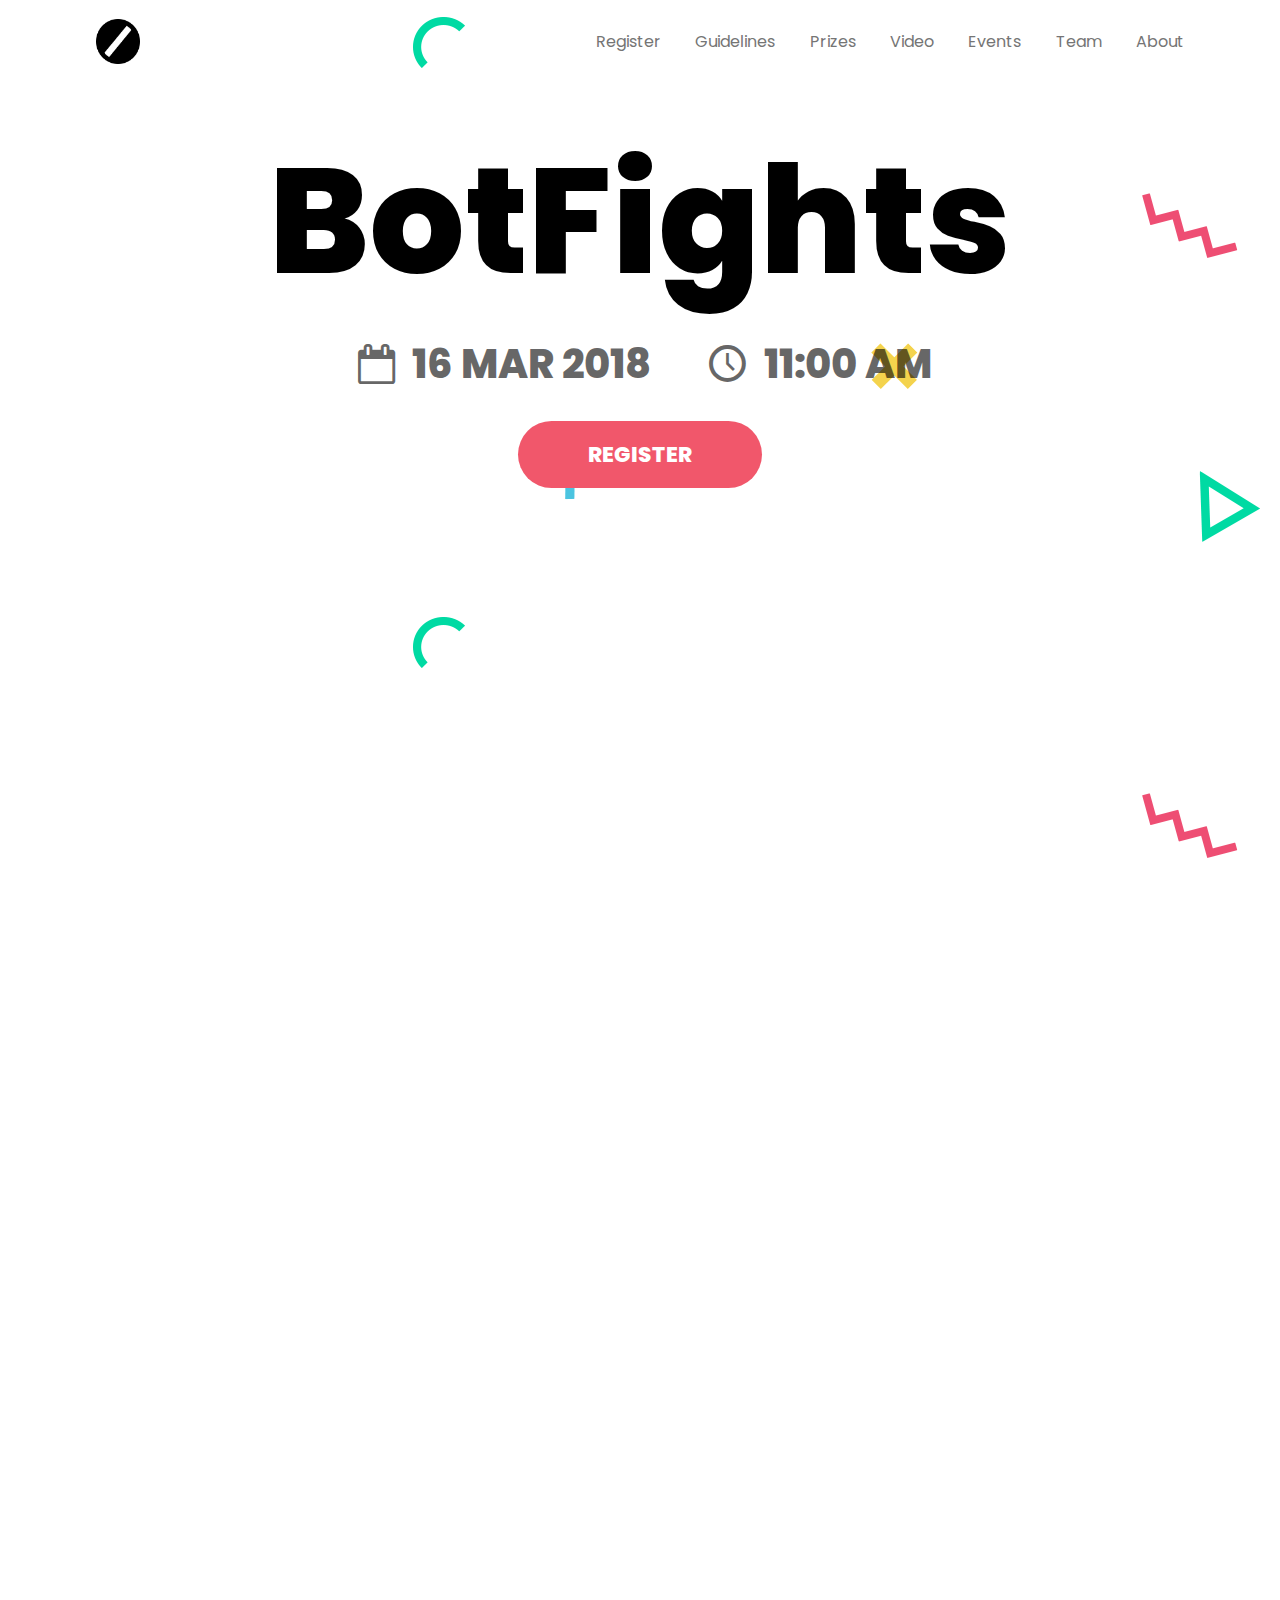
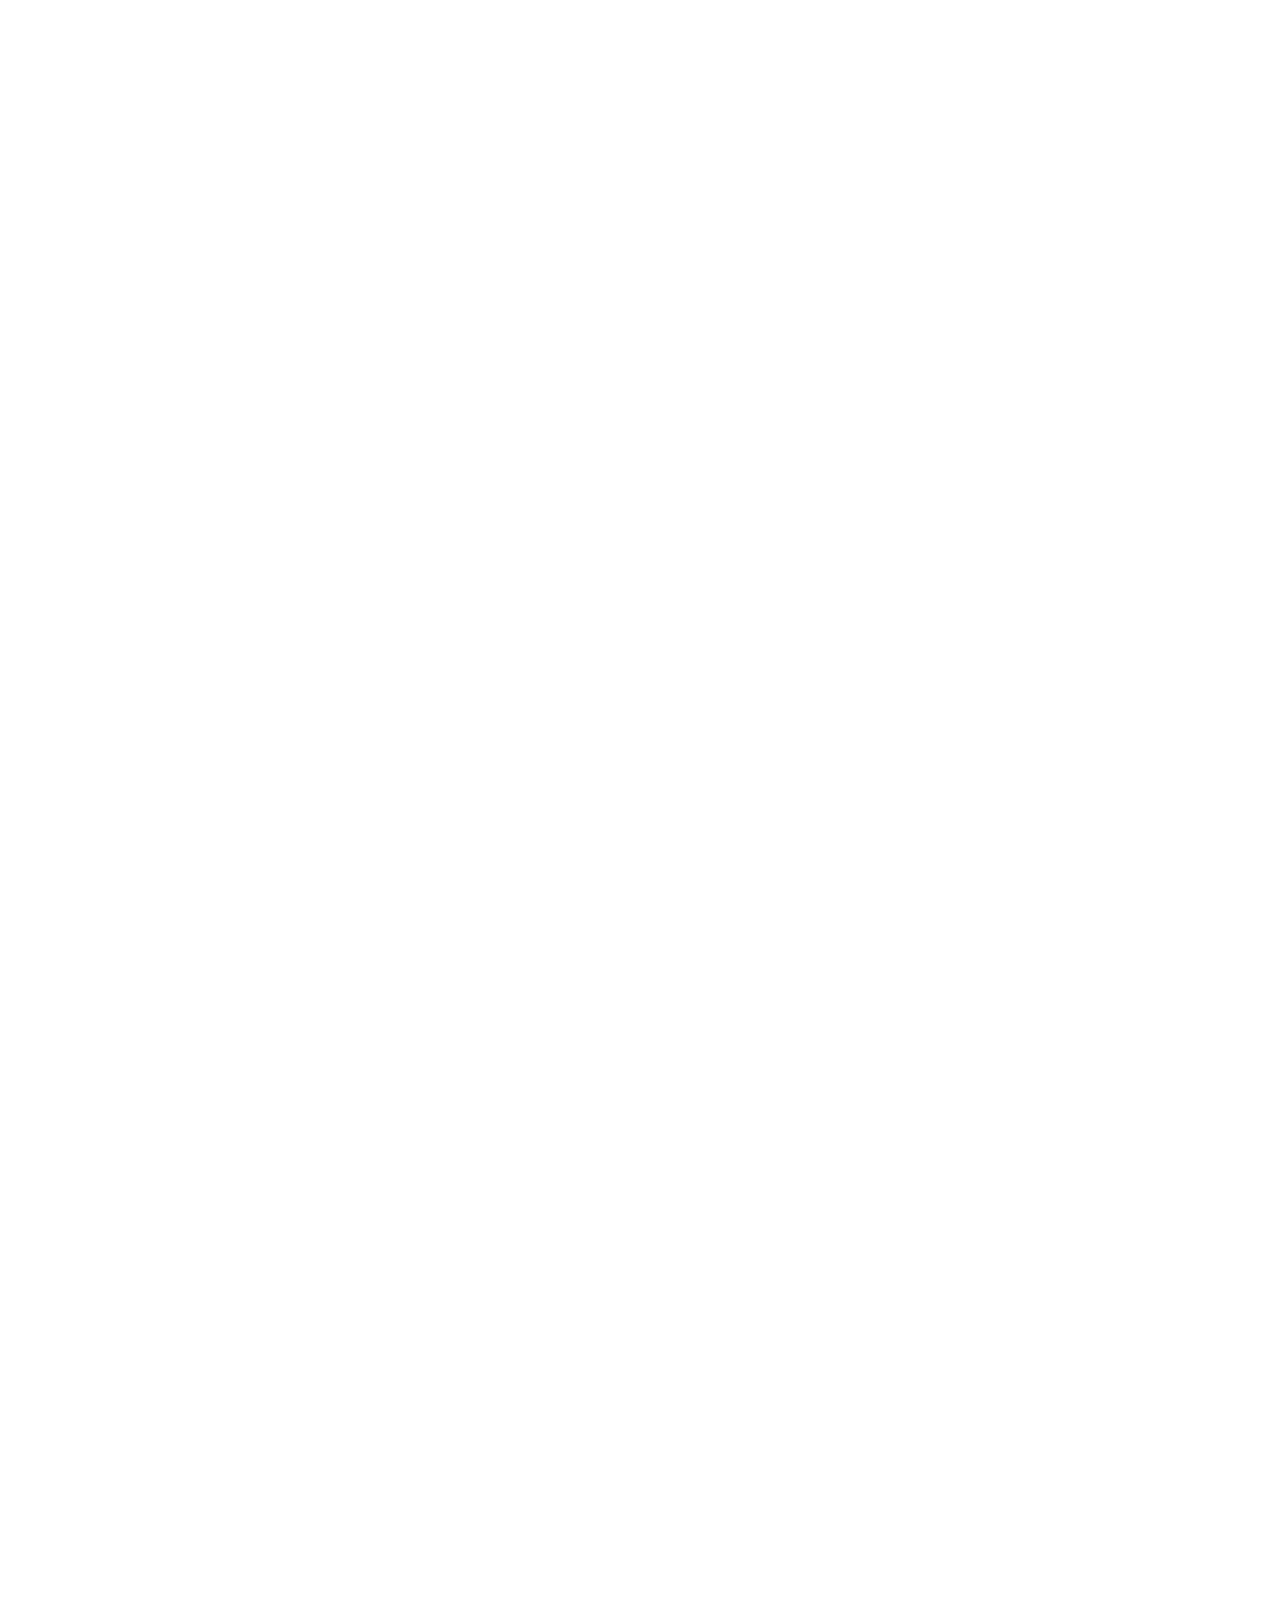
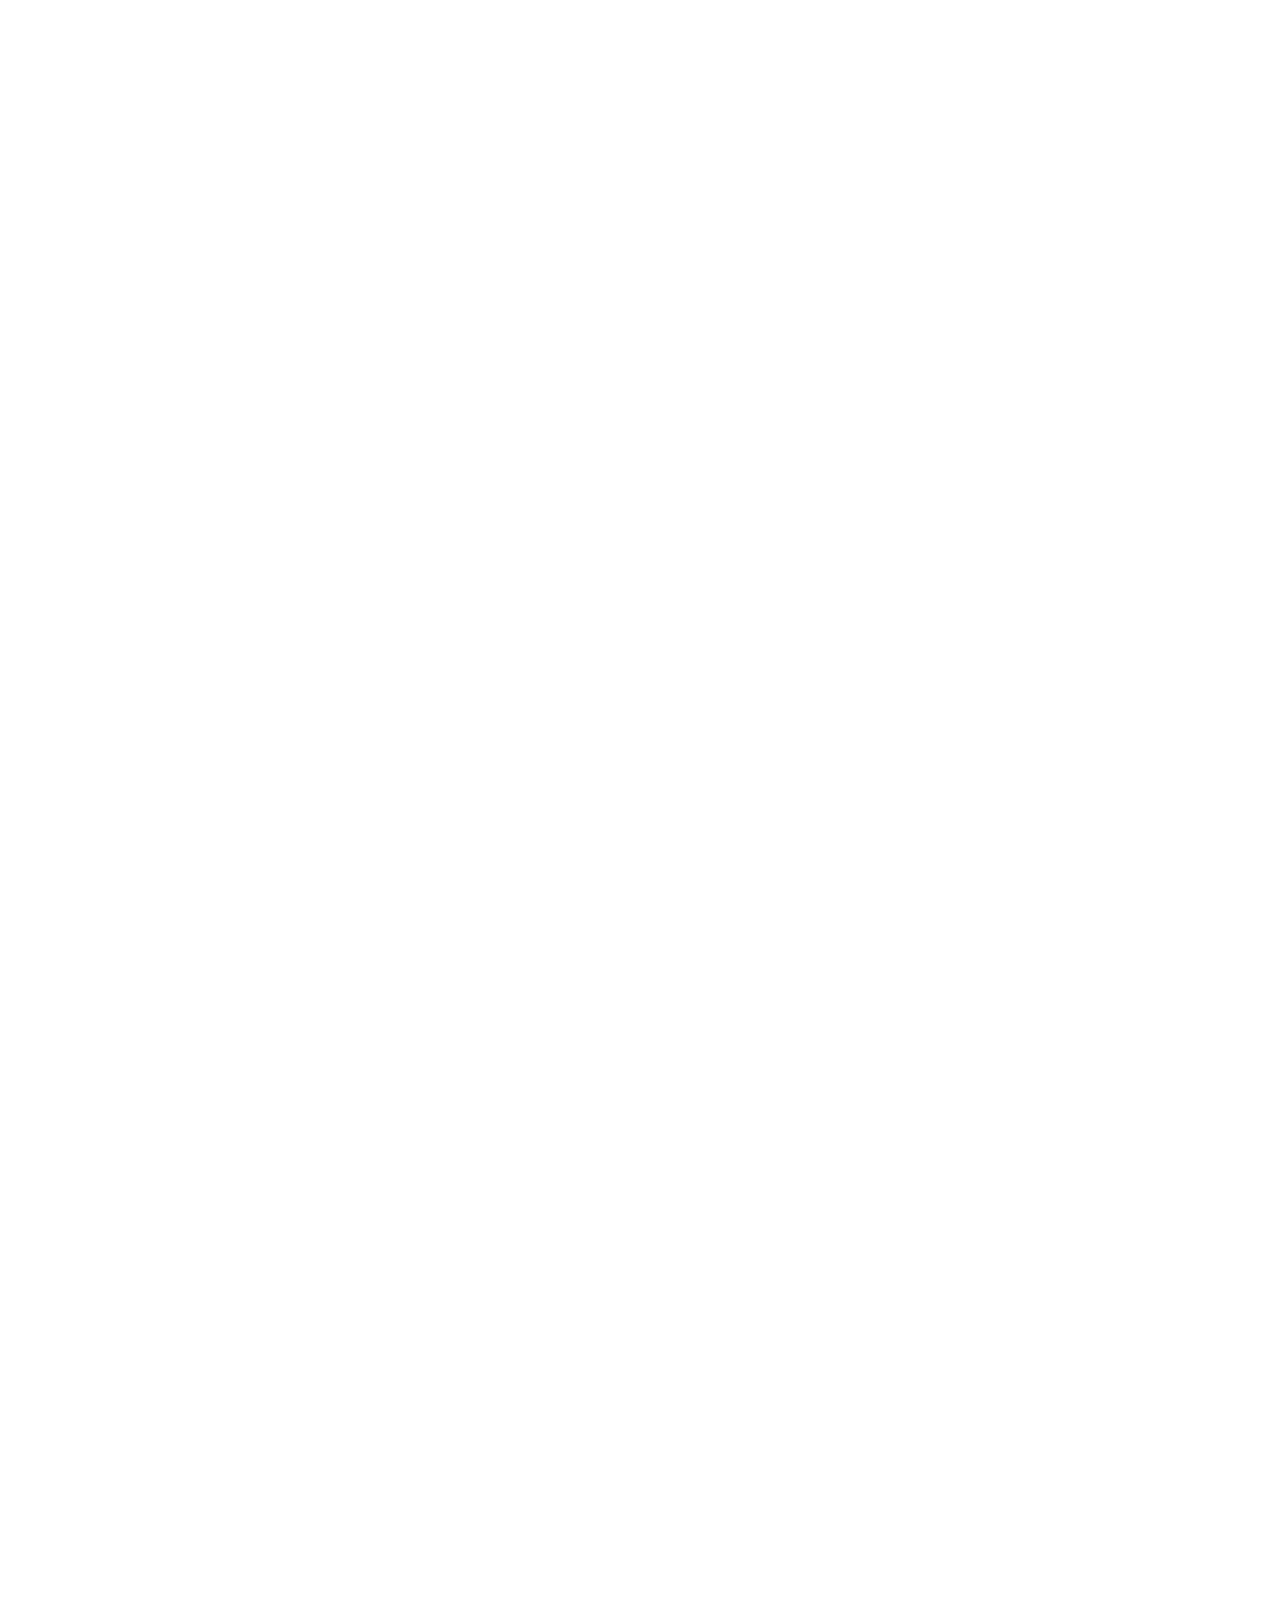
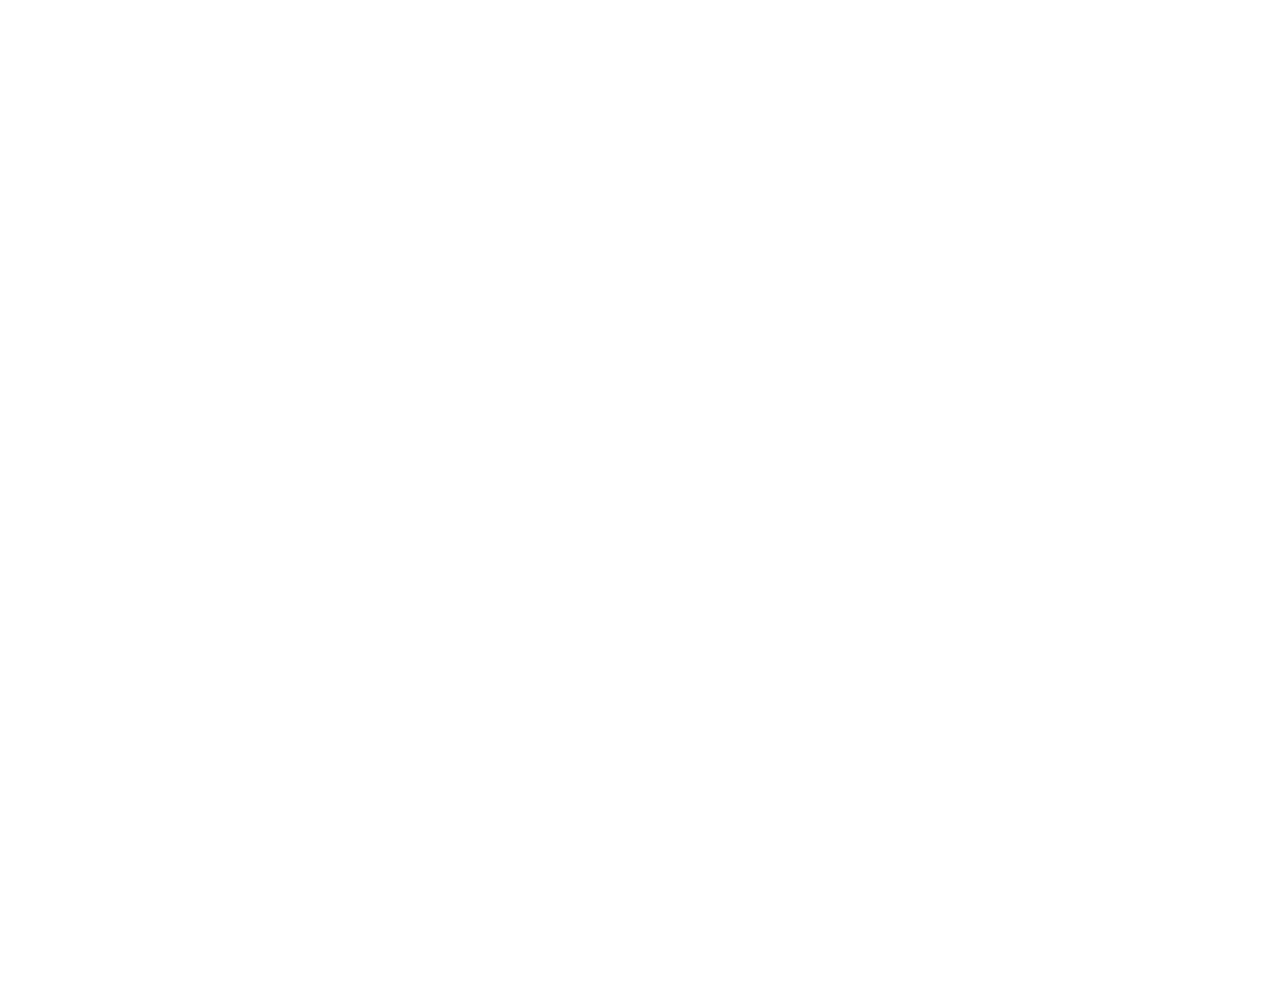
<file: bots.html>
<!DOCTYPE html>
<html>
  <head>

    <!-- meta -->
    <meta charset="UTF-8" /> 
    <meta name="pinterest" content="nopin" />
    <meta name="theme-color" content="#000000" />
    <meta name="msapplication-navbutton-color" content="#000000">
    <meta name="apple-mobile-web-app-status-bar-style" content="#000000">
    <meta name="viewport" content="width=device-width, initial-scale=1.0, user-scalable=no">

    <title>DotSlash | Events</title>

    <!-- get those frickin stylesheets -->
    <link rel="stylesheet" type="text/css" href="./libs/flexboxgrid/flexboxgrid.min.css">
    <link rel="stylesheet" type="text/css" href="./libs/fontello/med.css">
    <link rel="stylesheet" type="text/css" href="./css/app.css">

    <link crossorigin="anonymous" href="https://fonts.googleapis.com/css?family=Poppins:400,800" rel="stylesheet"> 
    <!-- <link rel="stylesheet" type="text/css" href="./css/design.css"> -->
  </head>
  <body>

    <!--
        Adjust the col widths to reset
        the width of the menu bar and
    -->
    <nav class="container">
      <div class="row middle-xs center-xs">
        <div class="col-md-5 col-xs-12 left text">
          <img src="assets/imgs/dotslash.png" class="image logo" alt="DotSlash Community">
        </div>
        <div class="col-md-7 col-xs-12 mobile left">
          <ul class="menu flowing">
            <li><a href="#" class="link pill mobile">Register</a></li>
            <li><a href="#guidelines" class="link pill mobile">Guidelines</a></li>
            <li><a href="#prizes" class="link pill mobile">Prizes</a></li>
            <li><a href="#tutorial" class="link pill mobile">Video</a></li>
            <li><a href="#events" class="link pill mobile">Events</a></li>
            <li><a href="#team" class="link pill mobile">Team</a></li>
            <li><a href="#about" class="link pill mobile">About</a></li>
          </ul>
        </div>
      </div>
    </nav>

    <section class="mast container stretch height" id="container">
        <div class="centered text mobile abs-centered">
          <span class="large line">BotFights</span><br/>
          <span class="subline">
            <span>
              <i class="icon-calendar-empty"></i> 16 MAR 2018
            </span>
            <span class="subline-spacer non-mobile only"></span>
            <span>
              <i class="icon-clock"></i> 11:00 AM
            </span>
          </span><br/><br/>
        
          <div class="centered text">
            <a href="http://vikiran.co.in/Welcome/team/3" class="button">REGISTER</a>
          </div>
        </div>
    </section>

    <section class="content section" id="guidelines">
      <div class="body">
        <div class="container">
          <div class="row left-md top-md">
            <div class="col-md-3 col-xs-12 center-xs mobile highlighted">
              <div class="sec-no">
                02<div class="sec-sub">Guidelines</div>
              </div>
            </div>

            <div class="col-md-9 white bg content column">
              <div class="large title">
                How does it work?
              </div>
              <div class="text">
                This is simple bot designing. It is based on a drag and drop where you just have to use your logical abilities to build a computer player for a Tekken like game.
                <br><br>The event is divided into two parts. First is bot designing phase where you have to design and test your bot according to the given constraints.
                We will provide you with tools for building and testing. Second is tournament phase. In this part of the competition your bot will have a one on one fighting with other participant’s bots. Tournament fixtures will be decided by the organisers and winner will be decided on the basis of only that tournament. Feel free to clear your any doubts about competition before and during the event.

                <br><br>And we mention again “You don’t need to have coding background”. It’s for everyone who know how to power on computer.
                <br><br>So, ask yourself if you can design the next amazing bot with great intelligence, then feel free to sign up for our challenge! 
              </div>

              <div class="padded top large title">
                Rules
              </div>
              <div class="text">
                  <ol>
                    <li>The participant's goal is to design a Bot for a given environment</li>
                    <br><li>After completion of designing period there will be a competition between the bots designed by the other participants. </li>
                    <br><li>We will provide you with a drag and drop based platform where you build and test your bot. There will be some short tutorial videos and demonstration of the platform and competition before the commencement of designing period. </li>
                    <br><li>Participant will be scored on the basis of competition with other bots. </li>
                    <br><li>You are free to bring your laptop it is not necessary though. We will provide an internet connection. </li>
                    <br><li>Problem set for the event will be updated on the event page and will be announced on the day of the event. </li>
                    <br><li>The designing time slot is of 2.5 hours.</li>
                  </ol>
              </div>
            </div>
          </div>
        </div>
      </div>
    </section>

    <!-- the spaced horizontal rule -->
    <div class="container spacer"><hr/></div>

    <section class="content section" id="prizes">
      <div class="body">
        <div class="container">
          <div class="row left-md top-md">
            <div class="col-md-3 col-xs-12 center-xs mobile highlighted">
              <div class="sec-no">
                03<div class="sec-sub">Prizes</div>
              </div>
            </div>

            <div class="col-md-9 white bg content column">
              <div class="large title">
                Cash Prize &amp; Goodies!
              </div>
              <div class="centered text padded medium top">
                <br/>Powered by<br/>
                <div class="row center-xs middle-xs">
                  <div class="col-md-3 col-xs-6">
                    <a href="https://codingblocks.com/">
                      <img src="./assets/imgs/sponsors/cblocks.png" class="image">
                    </a>
                  </div>
                  <div class="col-md-3 col-xs-6 mobile card-spaced top">
                    <a href="http://www.jtcindia.org/">
                      <img src="./assets/imgs/sponsors/jtc.png" class="image">
                    </a>
                  </div>
                </div>
              </div>
            </div>
          </div>
        </div>
      </div>
    </section>

    <!-- the spaced horizontal rule -->
    <div class="container spacer"><hr/></div>

    <!-- Video -->
    <section class="section" id="tutorial">
      <div class="container">
        <div class="row left-md top-md">
          <div class="col-md-3 col-xs-12 center-xs mobile highlighted">
            <div class="sec-no">
              04<div class="sec-sub">Tutorial</div>
            </div>
          </div>

          <div class="col-md-9 white bg content column">
            <div class="padded top large title">
              Tutorial Video
            </div>
          </div>
        </div>
      </div>

      <div class="box video-theater">
        <video src="./assets/imgs/video.mp4" class="video" controls></video>
      </div>
    </section>

    <!-- the spaced horizontal rule -->
    <div class="container spacer"><hr/></div>

    <!-- Team -->
    <section class="content section" id="team">
      <div class="body">
        <div class="container">
          <div class="row left-md top-md">
            <div class="col-md-3 col-xs-12 center-xs mobile highlighted">
              <div class="sec-no">
                05<div class="sec-sub">Team</div>
              </div>
            </div>

            <div class="col-md-9 white bg content column">
              <div class="padded top large title">
                Cordinators
              </div>
              <div class="">
                  <div class="row">
                    <div class="col-md-3 col-xs-6">
                      <div class="relative card stretch width">
                        <img class="image" src="./assets/imgs/team/ksdme.jpg" />
                        <div class="bottom overlay">
                          <span>Kilari Teja</span>
                        </div>
                      </div>
                    </div>

                    <div class="col-md-3 col-xs-6">
                      <div class="relative card stretch width">
                        <img class="image" src="./assets/imgs/team/pro.jpg" />
                        <div class="bottom overlay">
                          <span>Prashant Singh</span>
                        </div>
                      </div>
                    </div>

                    <div class="col-md-3 col-xs-6 mobile card-spaced top">
                      <div class="relative card stretch width">
                        <img class="image" src="./assets/imgs/team/shash.jpg" />
                        <div class="bottom overlay">
                          <span>Shashank Srivastava</span>
                        </div>
                      </div>
                    </div>

                    <div class="col-md-3 col-xs-6 mobile card-spaced top">
                      <div class="relative card stretch width">
                        <img class="image" src="./assets/imgs/team/vedant.jpg" />
                        <div class="bottom overlay">
                          <span>Vedant Mehta</span>
                        </div>
                      </div>
                    </div>
                  </div>
              </div>

              <div class="padded top huge large title">
                Volunteers
              </div>
              <div class="row center-xs">
                <div class="col-md-3 col-xs-6">
                  <div class="relative card stretch width">
                    <img class="image" src="./assets/imgs/team/gupta.jpg" />
                    <div class="bottom overlay">
                      <span>Shivam Gupta</span>
                    </div>
                  </div>
                </div>

                <div class="col-md-3 col-xs-6 mobile card-spaced top">
                  <div class="relative card stretch width">
                    <img class="image" src="./assets/imgs/team/shivangi.png" />
                    <div class="bottom overlay">
                      <span>Shivangi Rai</span>
                    </div>
                  </div>
                </div>

                <div class="col-md-3 col-xs-6">
                  <div class="relative card stretch width">
                    <img class="image" src="./assets/imgs/team/bhav.jpg" />
                    <div class="bottom overlay">
                      <span>Bhavishya Verma</span>
                    </div>
                  </div>
                </div>

                <div class="col-md-3 col-xs-6 mobile card-spaced top">
                  <div class="relative card stretch width">
                    <img class="image" src="./assets/imgs/team/anchal.jpg" />
                    <div class="bottom overlay">
                      <span>Anchal Gupta</span>
                    </div>
                  </div>
                </div>
              </div>
            </div>
          </div>
        </div>
      </div>
    </section>

    <!-- the spaced horizontal rule -->
    <div class="container spacer"><hr/></div>

    <section class="content section" id="events">
      <div class="body">
        <div class="container">
          <div class="row left-md top-md">
            <div class="col-md-3 col-xs-12 center-xs mobile highlighted">
              <div class="sec-no">
                06<div class="sec-sub">Events</div>
              </div>
            </div>

            <div class="col-md-9 white bg content column">
              <div class="padded top large title">
                There are more!
              </div>
              <div class="">
                  <div class="row">
                    <div class="col-md-6 col-xs-12">
                      <div class="stretch width card">
                        <a href="http://idc.dotslashcommunity.com/">
                          <img src="./assets/imgs/idc.jpeg" class="image" />
                        </a>
                      </div>
                    </div>
                    <div class="col-md-6 col-xs-12 mobile card-spaced top non-mobile only">
                      <div class="stretch width card">
                        <a href="http://bots.dotslashcommunity.com/">
                          <img src="./assets/imgs/bots.jpeg" class="image" />
                        </a>
                      </div>
                    </div>
                  </div>
                </div>
              </div>
            </div>
          </div>
        </div>
      </div>
    </section>

    <!-- the spaced horizontal rule -->
    <div class="container spacer"><hr/></div>

    <!-- About -->
    <section class="content section" id="about">
      <div class="body">
        <div class="container">
          <div class="row left-md top-md">
            <div class="col-md-3 col-xs-12 center-xs mobile highlighted">
              <div class="sec-no">
                07<div class="sec-sub">About</div>
              </div>
            </div>

            <div class="col-md-9 white bg content column">
              <div class="large title">
                About
              </div>
              <div class="text">
                  <b>DotSlash Community</b> is a technical club run by students of Delhi Technical Campus working under Computer Science department's society, <b>Computer Engineering Students Technical Association (CESTA)</b>, formed for the welfare of students who are enthusiastic and always ready to learn new computer technologies. DotSlash Community helps others by believing in open culture where a student should help his peers.
              </div>
            </div>
          </div>
        </div>
      </div>
    </section>

    <!-- the spaced horizontal rule -->
    <div class="container spacer mobile spacer"></div>

    <section class="dark bg content section">
      <div class="footer text centered padded container">
        Made with <span class="red">♥</span> for Delhi Technical Campus
      </div>
    </section>

  </body>
</html>
</file>
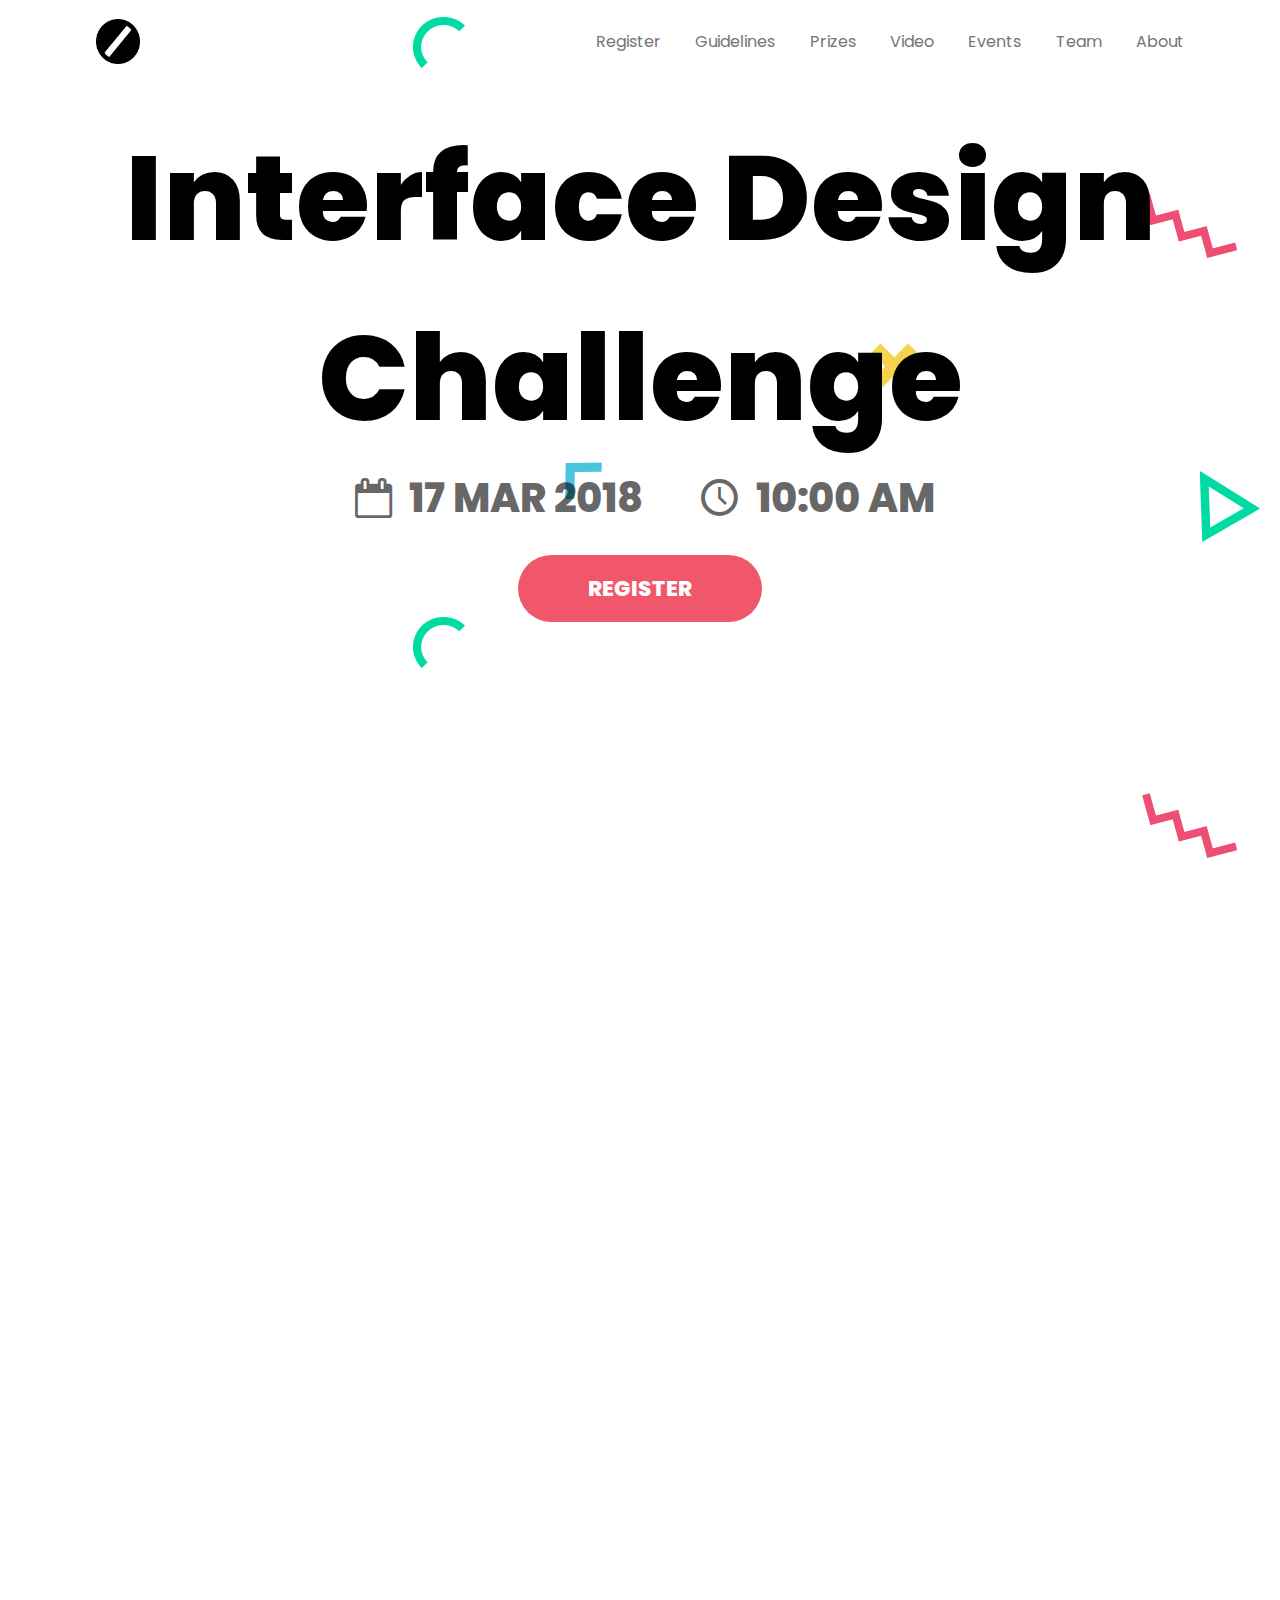
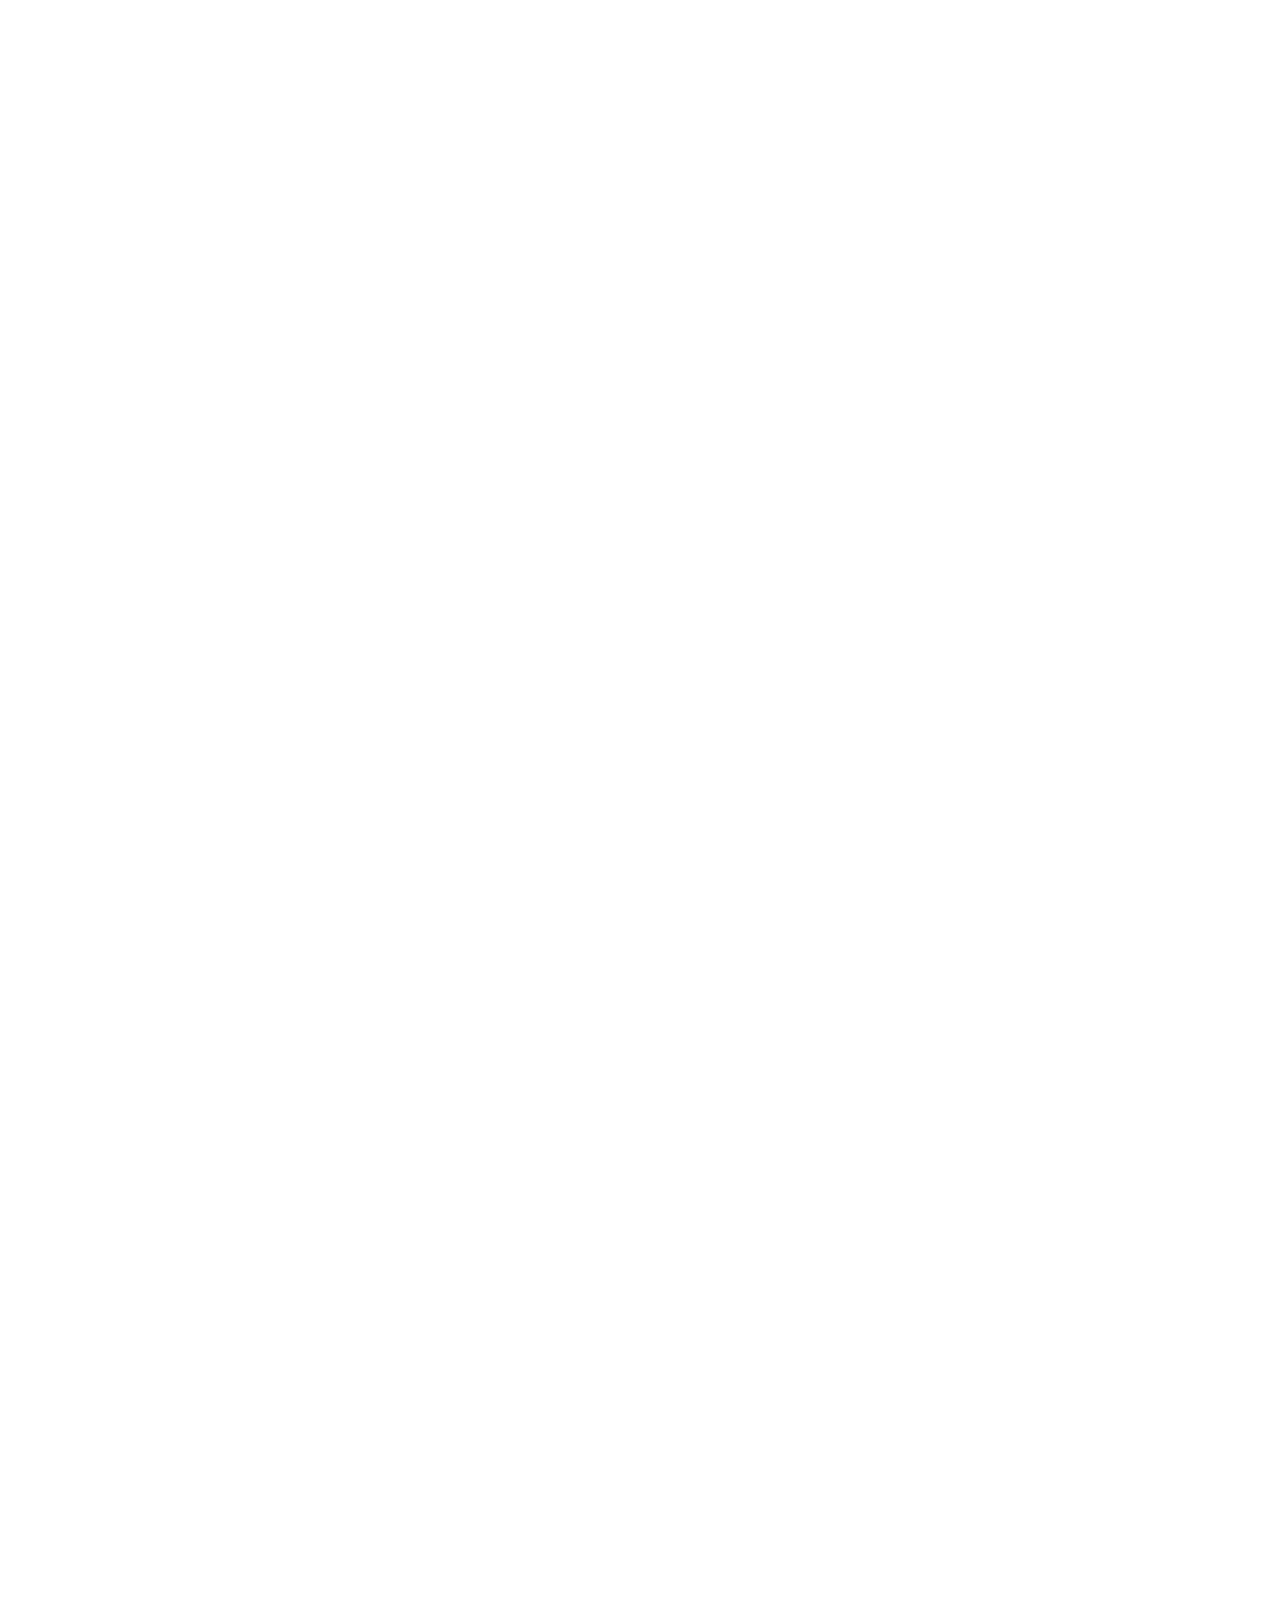
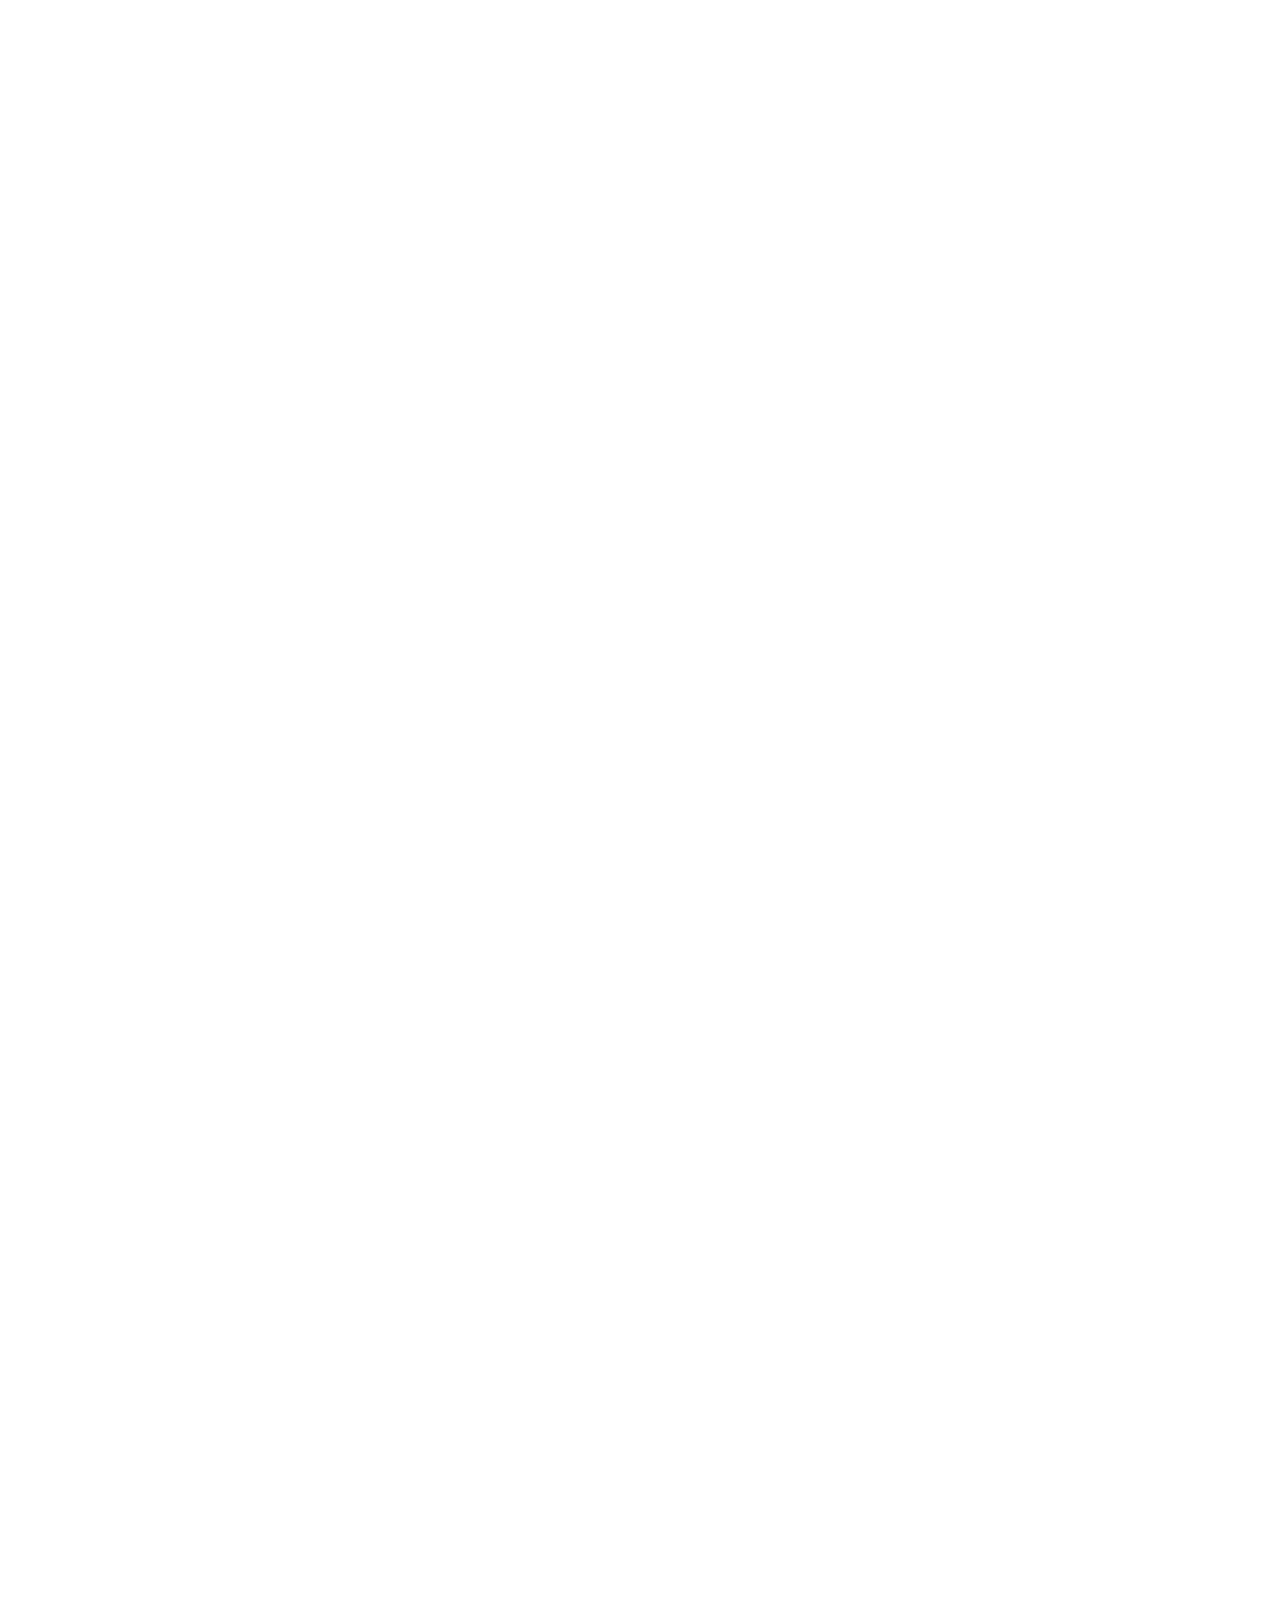
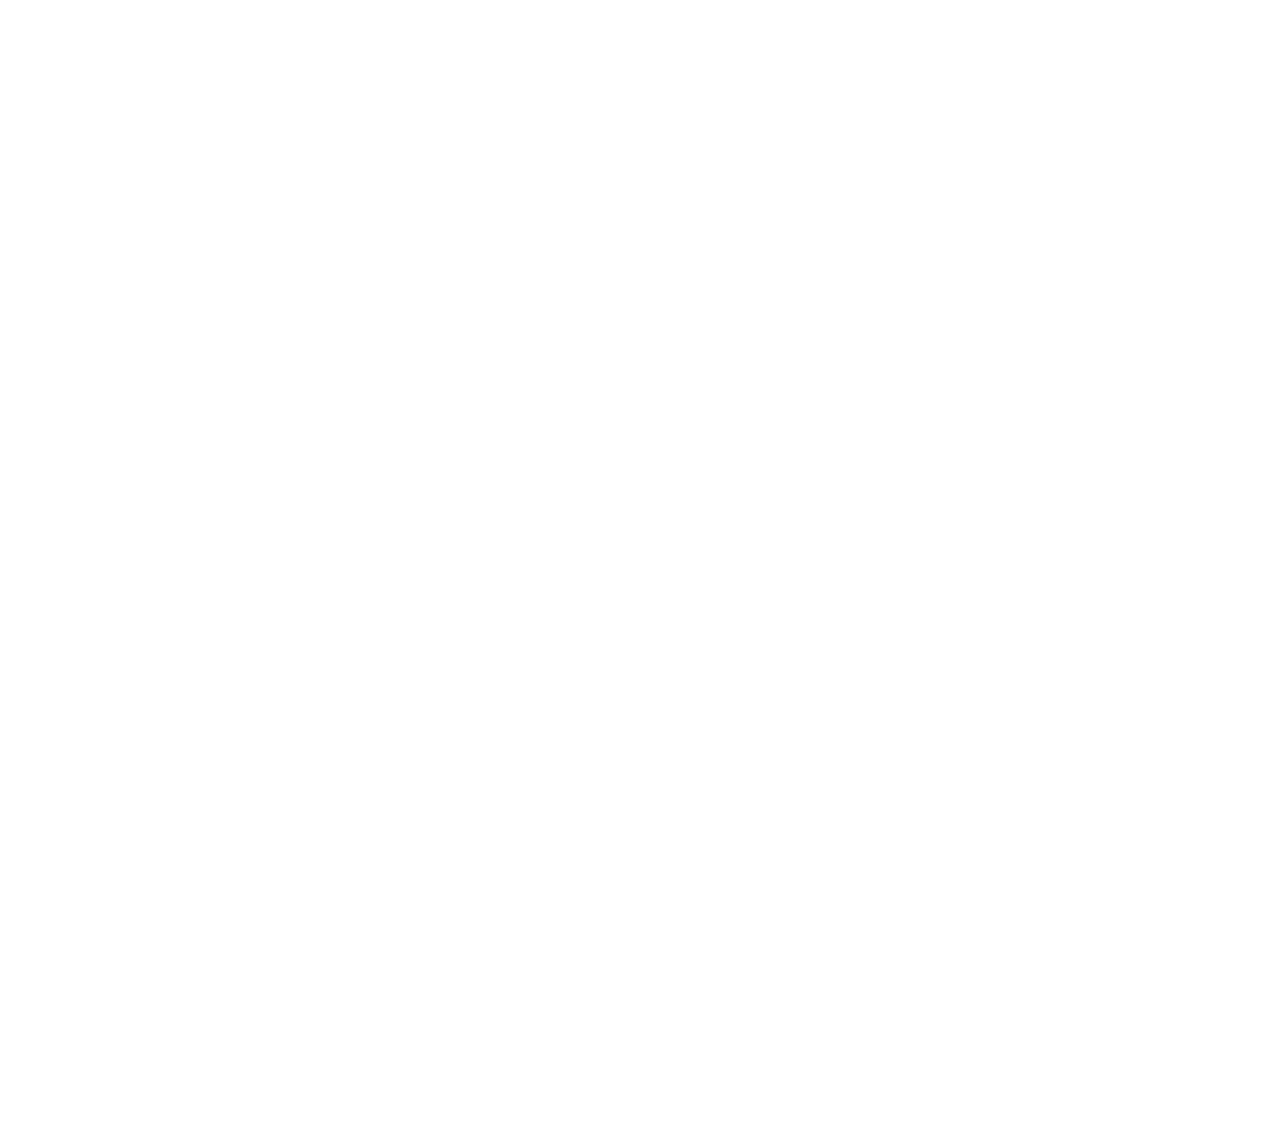
<file: idc.html>
<!DOCTYPE html>
<html>
  <head>

    <!-- meta -->
    <meta charset="UTF-8" /> 
    <meta name="pinterest" content="nopin" />
    <meta name="theme-color" content="#000000" />
    <meta name="msapplication-navbutton-color" content="#000000">
    <meta name="apple-mobile-web-app-status-bar-style" content="#000000">
    <meta name="viewport" content="width=device-width, initial-scale=1.0, user-scalable=no">

    <title>DotSlash | Events</title>

    <!-- get those frickin stylesheets -->
    <link rel="stylesheet" type="text/css" href="./libs/flexboxgrid/flexboxgrid.min.css">
    <link rel="stylesheet" type="text/css" href="./libs/fontello/med.css">
    <link rel="stylesheet" type="text/css" href="./css/app.css">

    <link crossorigin="anonymous" href="https://fonts.googleapis.com/css?family=Poppins:400,800" rel="stylesheet"> 
    <!-- <link rel="stylesheet" type="text/css" href="./css/design.css"> -->
  </head>
  <body>

    <!--
        Adjust the col widths to reset
        the width of the menu bar and
    -->
    <nav class="container">
      <div class="row middle-xs center-xs">
        <div class="col-md-5 col-xs-12 left text">
          <img src="assets/imgs/dotslash.png" class="image logo" alt="DotSlash Community">
        </div>
        <div class="col-md-7 col-xs-12 mobile left">
          <ul class="menu flowing">
            <li><a href="#" class="link pill mobile">Register</a></li>
            <li><a href="#guidelines" class="link pill mobile">Guidelines</a></li>
            <li><a href="#prizes" class="link pill mobile">Prizes</a></li>
            <li><a href="#tutorial" class="link pill mobile">Video</a></li>
            <li><a href="#events" class="link pill mobile">Events</a></li>
            <li><a href="#team" class="link pill mobile">Team</a></li>
            <li><a href="#about" class="link pill mobile">About</a></li>
          </ul>
        </div>
      </div>
    </nav>

    <section class="mast container stretch height" id="container">
        <div class="centered text mobile abs-centered">
          <span class="medium line">Interface Design Challenge</span><br/>
          <span class="subline">
            <span>
              <i class="icon-calendar-empty"></i> 17 MAR 2018
            </span>
            <span class="subline-spacer non-mobile only"></span>
            <span>
              <i class="icon-clock"></i> 10:00 AM
            </span>
          </span><br/><br/>
        
          <div class="centered text">
            <a href="http://vikiran.co.in/Welcome/team/20" class="button">REGISTER</a>
          </div>
        </div>
    </section>

    <section class="content section" id="guidelines">
      <div class="body">
        <div class="container">
          <div class="row left-md top-md">
            <div class="col-md-3 col-xs-12 center-xs mobile highlighted">
              <div class="sec-no">
                02<div class="sec-sub">Guidelines</div>
              </div>
            </div>

            <div class="col-md-9 white bg content column">
              <div class="large title">
                How does it work?
              </div>
              <div class="text">
                This is simple interface designing. It is based on a drag and drop where you have to use different components to build your website on given theme.
                <br><br>The event is divided into two parts. First is interface designing phase where you have to design your webpages according to the given theme.
                We will provide you with tools for designing webpages. Second is presentation phase. In this part you have to demonstarte your website's idea through presentation. Feel free to clear your any doubts about competition before and during the event.

                <br><br>And we mention again “You don’t need to have coding background”. It’s for everyone who know how to power on computer.
                <br><br>So, ask yourself if you can design the next amazing website with great UX, then feel free to sign up for our challenge! 
              </div>

              <div class="padded top large title">
                Rules
              </div>
              <div class="text">
                  <ol>
                    <li>The participant's goal is to design web pages for a given setting, there will be no limitation on the number of pages but you can always impress the judges by going an extra mile.</li>
                    <br><li>Upon completion of the designing period each team will have to make a short presentation explaining their site structure, design choices etc.</li>
                    <br><li> We will be providing you with a website builder and some short tutorial videos. There will also be a short demonstration explaining the builder before the commencement of the designing period. For nerds out there you can still use the tool to tinker the actual HTML and CSS. </li>
                    <br><li>Participants will be scored on the basis of the design, presentation and ease of user interaction. </li>
                    <br><li>No images or any other assets regarding the problem will be provided, the participants are free to use the Internet to download any such resources. </li>
                    <br><li>You are free to bring in your laptop, it is not a necessity though. We will also provide an Internet connection </li>
                    <br><li>Problem set for the event will be updated on the event page and will be announced on the day of the event, participants are free to choose any problem from the given set. </li>
                    <br><li>The time slot is of 3 hours which includes the time of presentation. </li>
                  </ol>
              </div>
            </div>
          </div>
        </div>
      </div>
    </section>

    <!-- the spaced horizontal rule -->
    <div class="container spacer"><hr/></div>

    <section class="content section" id="prizes">
      <div class="body">
        <div class="container">
          <div class="row left-md top-md">
            <div class="col-md-3 col-xs-12 center-xs mobile highlighted">
              <div class="sec-no">
                03<div class="sec-sub">Prizes</div>
              </div>
            </div>

            <div class="col-md-9 white bg content column">
              <div class="large title">
                Cash Prize &amp; Goodies!
              </div>
              <div class="centered text padded medium top">
                Powered by<br/>
                <div class="row center-xs middle-xs">
                  <div class="col-md-3 col-xs-6">
                    <a href="https://codingblocks.com/">
                      <img src="./assets/imgs/sponsors/cblocks.png" class="image">
                    </a>
                  </div>
                  <div class="col-md-3 col-xs-6 mobile card-spaced top">
                    <a href="http://www.jtcindia.org/">
                      <img src="./assets/imgs/sponsors/jtc.png" class="image">
                    </a>
                  </div>
                </div>
              </div>
            </div>
          </div>
        </div>
      </div>
    </section>

    <!-- the spaced horizontal rule -->
    <div class="container spacer"><hr/></div>

    <!-- Video -->
    <section class="section" id="tutorial">
      <div class="container">
        <div class="row left-md top-md">
          <div class="col-md-3 col-xs-12 center-xs mobile highlighted">
            <div class="sec-no">
              04<div class="sec-sub">Tutorial</div>
            </div>
          </div>

          <div class="col-md-9 white bg content column">
            <div class="padded top large title">
              Tutorial Video
            </div>
          </div>
        </div>
      </div>

      <div class="box video-theater">
        <video src="./assets/imgs/video.mp4" class="video" controls></video>
      </div>
    </section>

    <!-- the spaced horizontal rule -->
    <div class="container spacer"><hr/></div>

    <!-- Team -->
    <section class="content section" id="team">
      <div class="body">
        <div class="container">
          <div class="row left-md top-md">
            <div class="col-md-3 col-xs-12 center-xs mobile highlighted">
              <div class="sec-no">
                05<div class="sec-sub">Team</div>
              </div>
            </div>

            <div class="col-md-9 white bg content column">
              <div class="padded top large title">
                Cordinators
              </div>
              <div class="">
                  <div class="row">
                    <div class="col-md-3 col-xs-6">
                      <div class="relative card stretch width">
                        <img class="image" src="./assets/imgs/team/ksdme.jpg" />
                        <div class="bottom overlay">
                          <span>Kilari Teja</span>
                        </div>
                      </div>
                    </div>

                    <div class="col-md-3 col-xs-6">
                      <div class="relative card stretch width">
                        <img class="image" src="./assets/imgs/team/pro.jpg" />
                        <div class="bottom overlay">
                          <span>Prashant Singh</span>
                        </div>
                      </div>
                    </div>

                    <div class="col-md-3 col-xs-6 mobile card-spaced top">
                      <div class="relative card stretch width">
                        <img class="image" src="./assets/imgs/team/shash.jpg" />
                        <div class="bottom overlay">
                          <span>Shashank Srivastava</span>
                        </div>
                      </div>
                    </div>

                    <div class="col-md-3 col-xs-6 mobile card-spaced top">
                      <div class="relative card stretch width">
                        <img class="image" src="./assets/imgs/team/vedant.jpg" />
                        <div class="bottom overlay">
                          <span>Vedant Mehta</span>
                        </div>
                      </div>
                    </div>
                  </div>
              </div>

              <div class="padded top huge large title">
                Volunteers
              </div>
              <div class="row center-xs">
                <div class="col-md-3 col-xs-6">
                  <div class="relative card stretch width">
                    <img class="image" src="./assets/imgs/team/gupta.jpg" />
                    <div class="bottom overlay">
                      <span>Shivam Gupta</span>
                    </div>
                  </div>
                </div>

                <div class="col-md-3 col-xs-6 mobile card-spaced top">
                  <div class="relative card stretch width">
                    <img class="image" src="./assets/imgs/team/shivangi.png" />
                    <div class="bottom overlay">
                      <span>Shivangi Rai</span>
                    </div>
                  </div>
                </div>

                <div class="col-md-3 col-xs-6">
                  <div class="relative card stretch width">
                    <img class="image" src="./assets/imgs/team/bhav.jpg" />
                    <div class="bottom overlay">
                      <span>Bhavishya Verma</span>
                    </div>
                  </div>
                </div>

                <div class="col-md-3 col-xs-6 mobile card-spaced top">
                  <div class="relative card stretch width">
                    <img class="image" src="./assets/imgs/team/anchal.jpg" />
                    <div class="bottom overlay">
                      <span>Anchal Gupta</span>
                    </div>
                  </div>
                </div>
              </div>
            </div>
          </div>
        </div>
      </div>
    </section>

    <!-- the spaced horizontal rule -->
    <div class="container spacer"><hr/></div>

    <section class="content section" id="events">
      <div class="body">
        <div class="container">
          <div class="row left-md top-md">
            <div class="col-md-3 col-xs-12 center-xs mobile highlighted">
              <div class="sec-no">
                06<div class="sec-sub">Events</div>
              </div>
            </div>

            <div class="col-md-9 white bg content column">
              <div class="padded top large title">
                There are more!
              </div>
              <div class="">
                  <div class="row">
                    <div class="col-md-6 col-xs-12 non-mobile only">
                        <div class="stretch width card">
                          <a href="http://idc.dotslashcommunity.com/">
                            <img src="./assets/imgs/idc.jpeg" class="image" />
                          </a>
                        </div>
                    </div>
                    <div class="col-md-6 col-xs-12 mobile card-spaced top">
                        <div class="stretch width card">
                          <a href="http://bots.dotslashcommunity.com/">
                            <img src="./assets/imgs/bots.jpeg" class="image" />
                          </a>
                        </div>
                    </div>
                  </div>
                </div>
              </div>
            </div>
          </div>
        </div>
      </div>
    </section>

    <!-- the spaced horizontal rule -->
    <div class="container spacer"><hr/></div>

    <!-- About -->
    <section class="content section" id="about">
      <div class="body">
        <div class="container">
          <div class="row left-md top-md">
            <div class="col-md-3 col-xs-12 center-xs mobile highlighted">
              <div class="sec-no">
                07<div class="sec-sub">About</div>
              </div>
            </div>

            <div class="col-md-9 white bg content column">
              <div class="large title">
                About
              </div>
              <div class="text">
                  <b>DotSlash Community</b> is a technical club run by students of Delhi Technical Campus working under Computer Science department's society, <b>Computer Engineering Students Technical Association (CESTA)</b>, formed for the welfare of students who are enthusiastic and always ready to learn new computer technologies. DotSlash Community helps others by believing in open culture where a student should help his peers.
              </div>
            </div>
          </div>
        </div>
      </div>
    </section>

    <!-- the spaced horizontal rule -->
    <div class="container spacer mobile spacer"></div>

    <section class="dark bg content section">
      <div class="footer text centered padded container">
        Made with <span class="red">♥</span> for Delhi Technical Campus
      </div>
    </section>

  </body>
</html>
</file>
<file: libs/fontello/med.css>
@font-face {
  font-family: 'med';
  src: url('../font/med.eot?47150145');
  src: url('../font/med.eot?47150145#iefix') format('embedded-opentype'),
       url('../font/med.svg?47150145#med') format('svg');
  font-weight: normal;
  font-style: normal;
}
@font-face {
  font-family: 'med';
  src: url('[data-uri]') format('woff'),
       url('[data-uri]') format('truetype');
}
/* Chrome hack: SVG is rendered more smooth in Windozze. 100% magic, uncomment if you need it. */
/* Note, that will break hinting! In other OS-es font will be not as sharp as it could be */
/*
@media screen and (-webkit-min-device-pixel-ratio:0) {
  @font-face {
    font-family: 'med';
    src: url('../font/med.svg?47150145#med') format('svg');
  }
}
*/
 
 [class^="icon-"]:before, [class*=" icon-"]:before {
  font-family: "med";
  font-style: normal;
  font-weight: normal;
  speak: none;
 
  display: inline-block;
  text-decoration: inherit;
  width: 1em;
  margin-right: .2em;
  text-align: center;
  /* opacity: .8; */
 
  /* For safety - reset parent styles, that can break glyph codes*/
  font-variant: normal;
  text-transform: none;
     
  /* fix buttons height, for twitter bootstrap */
  line-height: 1em;
 
  /* Animation center compensation - margins should be symmetric */
  /* remove if not needed */
  margin-left: .2em;
 
  /* you can be more comfortable with increased icons size */
  /* font-size: 120%; */
 
  /* Uncomment for 3D effect */
  /* text-shadow: 1px 1px 1px rgba(127, 127, 127, 0.3); */
}
.icon-down-open:before { content: '\e800'; } /* '' */
.icon-clock:before { content: '\e802'; } /* '' */
.icon-calendar-empty:before { content: '\f133'; } /* '' */
</file>
<file: css/app.css>
html, body {
  width: 100%;
  height: 100%;
  margin: 0px;
  padding: 0px;

  /* Bad!, rid of this */
  overflow-x: hidden;
  scroll-behavior: smooth;
}

@media only screen and (max-width: 769px) {
  body {
    background-image: url('../assets/imgs/bg_confetti_mobile.png');
  }
  
  .logo {
    width: 12% !important;
  }
}

@media only screen and (min-width: 770px) {
  body {
    background-image: url("../assets/imgs/bg_confetti.png");
  }

  .logo {
    width: 10% !important;
  }
}

.card {
  display: inline-block;
  overflow: hidden;
  padding: 0px;
  margin: 0px;
  border-radius: 3px;
  box-shadow: 0 1px 3px rgba(0, 0, 0, 0.12), 0 1px 2px rgba(0, 0, 0, 0.24);
}

.image {
  width: 100%;

  display: block;
}

.card.has-no-radius {
  border-radius: 0px;
}

a {
  text-decoration: none;
  color: white;
}

a.link {
  color: #757575;
}

a.link:hover {
  color: #212121;
}

.container {
  width: 85%;
  height: auto;

  display: block;
}

.button {
  padding-top: 17px;
  padding-bottom: 17px;
  padding-left: 70px;
  padding-right: 70px;

  display: inline-block;

  border: none;
  border-radius: 50px;
  background: #F1576B;

  font-size: 120%;
  font-family: 'Poppins';
  font-weight: 800;
}

.button:hover {
  background: black;
  color: white;
}

nav {
  padding-top: 13px;
  padding-bottom: 13px;
}

.menu  {
  display: flex;
  justify-content: space-between;
}

.menu li {
  display: inline;

  font-family: 'Poppins';
  font-weight: 400;
}

.mast {
  padding-top: 25px;
  padding-bottom: 25px;
}

.mast .line {
  font-family: 'Poppins';
  font-weight: 800;
  font-size: 100%;
}

.mast .line.large {
  font-size: 150px;
}

.mast .line.medium {
  font-size: 120px;
}

.mast .subline {
  font-family: 'Poppins';
  font-weight: 800;
  font-size: 40px;

  color: rgba(0, 0, 0, 0.6);
}

.section.content {
  background-color: white;
}

.content.column {
  padding-top: 20px;
}

.sec-no {
  display: inline-block;

  color: black;
  font-size: 140px;
  font-family: 'Poppins';
  font-weight: 800;
  line-height: 60%;
}

.sec-sub {
  color: black;
  font-family: 'Poppins';
  font-weight: 400;
  font-weight: bold;
  font-size: 30px;

  text-align: center;
}

.padded {
  padding: 10px;
}

.padded.top {
  padding-top: 10px;
  padding-bottom: 0px;
  padding-left: 0px;
  padding-right: 0px;
}

.padded.top.huge {
  padding-top: 60px;
}

.padded.top.medium {
  padding-top: 25px;
}

.subline-spacer {
  width: 3%;
}

.spacer {
  widows: 100%;

  padding-top: 85px;
  padding-bottom: 85px;

  background: white;
}

.title.large {
  font-family: 'Poppins';
  font-weight: 800;
  font-size: 65px;
}

.text {
  font-family: 'Poppins';
  font-weight: 400;
  font-size: large;
}

.white.bg {
  background: white;
}

.dark.bg {
  background: rgba(0, 0, 0, 0.85);
}

hr { 
  border: 0; 
  height: 1px; 
  background-image: -webkit-linear-gradient(left, #44000000, #000000, #44000000);
  background-image: -moz-linear-gradient(left, #44000000, #000000, #44000000);
  background-image: -ms-linear-gradient(left, #44000000, #000000, #44000000);
  background-image: -o-linear-gradient(left, #44000000, #000000, #44000000); 
}

.video-theater {
  width: 120%;
  margin-left: -10%;
  padding-top: 30px;
  padding-bottom: 30px;
  background: black;
  text-align: center;
}

.video-theater .video {
  width: 55%;
  height: auto;
}

.box {
  border-radius: 5px;
  overflow: hidden;
}

.relative {
  position: relative;
}

.bottom {
  position: absolute;
  bottom: 0px; left: 0px;
}

.overlay {
  height: 25%;
  width: 100%;

  display: flex;
  align-items: center;
  justify-content: center;

  background: linear-gradient(to bottom, rgba(0,0,0,0), rgba(0,0,0,1));
}

.overlay span {
  font-family: 'Poppins';
  font-weight: 400;
  font-weight: bold;

  color: white;
}

.footer {
  color: white;
  font-size: small;
}

.big.icon {
  font-size: 150%;
}

.text.centered {
  text-align: center;
}

.text.left {
  text-align: left;
}

.text.right {
  text-align: right;
}

.stretch.width {
  width: 100%;
}

.stretch.height {
  height: 100%;
}

.clear {
  clear: both;
}

.red {
  color: red;
}

.mobile-collapsible {
  display: inline-block;
}

/* responsive classes */
.mobile.only {
  display: none;
}

.non-mobile.only {
  display: inline-block;
}

@media only screen and (max-width: 769px) {
  .mobile.only {
    display: inline-block;
  }

  .non-mobile.only {
    display: none;
  }
  
  .mast .line {
    font-size: 200%;
  }

  .mast .line.large {
    font-size: 350%;  
  }

  .mast .line.medium {
    font-size: 210%;
  }

  .mast .subline {
    font-size: 100%;
  }
  
  .title.large {
    font-size: 160%;
  }

  .menu.flowing {
    position: relative;
    
    padding: 10px;
    overflow-x: auto;
    overflow-y: hidden;
    margin-bottom: -14px !important;
    
    text-align: left;
  }

  .text {
    font-size: 90%;
  }

  .mobile.pill {
    box-shadow: 0 1px 3px rgba(0, 0, 0, 0.12), 0 1px 2px rgba(0, 0, 0, 0.24);
    border-radius: 2px;
    padding: 5px;

    margin-left: 4px;
    margin-right: 4px;
  }

  .mobile-collapsible .menu {
    /* display: none; */
  }

  .mobile.abs-centered {
    position: relative;
    top: 25%; left: 50%;

    transform: translate(-50%, -50%);
  }

  .mobile.left {
    text-align: left;
  }

  .mobile.card-spaced.top {
    padding-top: 5%;
  }

  .mobile.spacer {
    padding-top: 0px;
    padding-bottom: 30px;
  }

  .video-theater .video {
    width: 80%;
  }
}

.debug {
  background: red;
}
</file>
<file: css/design.css>
/* Poppins Font */
@font-face {
  font-style: normal;
  font-family: 'Poppins ExtraBold';
  src: url('/assets/poppins/Poppins-ExtraBold.ttf');
  font-weight: 800;
}

@font-face {
  font-style: normal;
  font-family: 'Poppins Regular';
  src: url('/assets/poppins/Poppins-Regular.ttf');
}
</file>
<file: libs/flexboxgrid/flexboxgrid.min.css>
.container,.container-fluid{margin-right:auto;margin-left:auto}.container-fluid{padding-right:2rem;padding-left:2rem}.row{box-sizing:border-box;display:-webkit-box;display:-ms-flexbox;display:flex;-webkit-box-flex:0;-ms-flex:0 1 auto;flex:0 1 auto;-webkit-box-orient:horizontal;-webkit-box-direction:normal;-ms-flex-direction:row;flex-direction:row;-ms-flex-wrap:wrap;flex-wrap:wrap;margin-right:-.5rem;margin-left:-.5rem}.row.reverse{-webkit-box-orient:horizontal;-webkit-box-direction:reverse;-ms-flex-direction:row-reverse;flex-direction:row-reverse}.col.reverse{-webkit-box-orient:vertical;-webkit-box-direction:reverse;-ms-flex-direction:column-reverse;flex-direction:column-reverse}.col-xs,.col-xs-1,.col-xs-10,.col-xs-11,.col-xs-12,.col-xs-2,.col-xs-3,.col-xs-4,.col-xs-5,.col-xs-6,.col-xs-7,.col-xs-8,.col-xs-9,.col-xs-offset-0,.col-xs-offset-1,.col-xs-offset-10,.col-xs-offset-11,.col-xs-offset-12,.col-xs-offset-2,.col-xs-offset-3,.col-xs-offset-4,.col-xs-offset-5,.col-xs-offset-6,.col-xs-offset-7,.col-xs-offset-8,.col-xs-offset-9{box-sizing:border-box;-webkit-box-flex:0;-ms-flex:0 0 auto;flex:0 0 auto;padding-right:.5rem;padding-left:.5rem}.col-xs{-webkit-box-flex:1;-ms-flex-positive:1;flex-grow:1;-ms-flex-preferred-size:0;flex-basis:0;max-width:100%}.col-xs-1{-ms-flex-preferred-size:8.33333333%;flex-basis:8.33333333%;max-width:8.33333333%}.col-xs-2{-ms-flex-preferred-size:16.66666667%;flex-basis:16.66666667%;max-width:16.66666667%}.col-xs-3{-ms-flex-preferred-size:25%;flex-basis:25%;max-width:25%}.col-xs-4{-ms-flex-preferred-size:33.33333333%;flex-basis:33.33333333%;max-width:33.33333333%}.col-xs-5{-ms-flex-preferred-size:41.66666667%;flex-basis:41.66666667%;max-width:41.66666667%}.col-xs-6{-ms-flex-preferred-size:50%;flex-basis:50%;max-width:50%}.col-xs-7{-ms-flex-preferred-size:58.33333333%;flex-basis:58.33333333%;max-width:58.33333333%}.col-xs-8{-ms-flex-preferred-size:66.66666667%;flex-basis:66.66666667%;max-width:66.66666667%}.col-xs-9{-ms-flex-preferred-size:75%;flex-basis:75%;max-width:75%}.col-xs-10{-ms-flex-preferred-size:83.33333333%;flex-basis:83.33333333%;max-width:83.33333333%}.col-xs-11{-ms-flex-preferred-size:91.66666667%;flex-basis:91.66666667%;max-width:91.66666667%}.col-xs-12{-ms-flex-preferred-size:100%;flex-basis:100%;max-width:100%}.col-xs-offset-0{margin-left:0}.col-xs-offset-1{margin-left:8.33333333%}.col-xs-offset-2{margin-left:16.66666667%}.col-xs-offset-3{margin-left:25%}.col-xs-offset-4{margin-left:33.33333333%}.col-xs-offset-5{margin-left:41.66666667%}.col-xs-offset-6{margin-left:50%}.col-xs-offset-7{margin-left:58.33333333%}.col-xs-offset-8{margin-left:66.66666667%}.col-xs-offset-9{margin-left:75%}.col-xs-offset-10{margin-left:83.33333333%}.col-xs-offset-11{margin-left:91.66666667%}.start-xs{-webkit-box-pack:start;-ms-flex-pack:start;justify-content:flex-start;text-align:start}.center-xs{-webkit-box-pack:center;-ms-flex-pack:center;justify-content:center;text-align:center}.end-xs{-webkit-box-pack:end;-ms-flex-pack:end;justify-content:flex-end;text-align:end}.top-xs{-webkit-box-align:start;-ms-flex-align:start;align-items:flex-start}.middle-xs{-webkit-box-align:center;-ms-flex-align:center;align-items:center}.bottom-xs{-webkit-box-align:end;-ms-flex-align:end;align-items:flex-end}.around-xs{-ms-flex-pack:distribute;justify-content:space-around}.between-xs{-webkit-box-pack:justify;-ms-flex-pack:justify;justify-content:space-between}.first-xs{-webkit-box-ordinal-group:0;-ms-flex-order:-1;order:-1}.last-xs{-webkit-box-ordinal-group:2;-ms-flex-order:1;order:1}@media only screen and (min-width:48em){.container{width:49rem}.col-sm,.col-sm-1,.col-sm-10,.col-sm-11,.col-sm-12,.col-sm-2,.col-sm-3,.col-sm-4,.col-sm-5,.col-sm-6,.col-sm-7,.col-sm-8,.col-sm-9,.col-sm-offset-0,.col-sm-offset-1,.col-sm-offset-10,.col-sm-offset-11,.col-sm-offset-12,.col-sm-offset-2,.col-sm-offset-3,.col-sm-offset-4,.col-sm-offset-5,.col-sm-offset-6,.col-sm-offset-7,.col-sm-offset-8,.col-sm-offset-9{box-sizing:border-box;-webkit-box-flex:0;-ms-flex:0 0 auto;flex:0 0 auto;padding-right:.5rem;padding-left:.5rem}.col-sm{-webkit-box-flex:1;-ms-flex-positive:1;flex-grow:1;-ms-flex-preferred-size:0;flex-basis:0;max-width:100%}.col-sm-1{-ms-flex-preferred-size:8.33333333%;flex-basis:8.33333333%;max-width:8.33333333%}.col-sm-2{-ms-flex-preferred-size:16.66666667%;flex-basis:16.66666667%;max-width:16.66666667%}.col-sm-3{-ms-flex-preferred-size:25%;flex-basis:25%;max-width:25%}.col-sm-4{-ms-flex-preferred-size:33.33333333%;flex-basis:33.33333333%;max-width:33.33333333%}.col-sm-5{-ms-flex-preferred-size:41.66666667%;flex-basis:41.66666667%;max-width:41.66666667%}.col-sm-6{-ms-flex-preferred-size:50%;flex-basis:50%;max-width:50%}.col-sm-7{-ms-flex-preferred-size:58.33333333%;flex-basis:58.33333333%;max-width:58.33333333%}.col-sm-8{-ms-flex-preferred-size:66.66666667%;flex-basis:66.66666667%;max-width:66.66666667%}.col-sm-9{-ms-flex-preferred-size:75%;flex-basis:75%;max-width:75%}.col-sm-10{-ms-flex-preferred-size:83.33333333%;flex-basis:83.33333333%;max-width:83.33333333%}.col-sm-11{-ms-flex-preferred-size:91.66666667%;flex-basis:91.66666667%;max-width:91.66666667%}.col-sm-12{-ms-flex-preferred-size:100%;flex-basis:100%;max-width:100%}.col-sm-offset-0{margin-left:0}.col-sm-offset-1{margin-left:8.33333333%}.col-sm-offset-2{margin-left:16.66666667%}.col-sm-offset-3{margin-left:25%}.col-sm-offset-4{margin-left:33.33333333%}.col-sm-offset-5{margin-left:41.66666667%}.col-sm-offset-6{margin-left:50%}.col-sm-offset-7{margin-left:58.33333333%}.col-sm-offset-8{margin-left:66.66666667%}.col-sm-offset-9{margin-left:75%}.col-sm-offset-10{margin-left:83.33333333%}.col-sm-offset-11{margin-left:91.66666667%}.start-sm{-webkit-box-pack:start;-ms-flex-pack:start;justify-content:flex-start;text-align:start}.center-sm{-webkit-box-pack:center;-ms-flex-pack:center;justify-content:center;text-align:center}.end-sm{-webkit-box-pack:end;-ms-flex-pack:end;justify-content:flex-end;text-align:end}.top-sm{-webkit-box-align:start;-ms-flex-align:start;align-items:flex-start}.middle-sm{-webkit-box-align:center;-ms-flex-align:center;align-items:center}.bottom-sm{-webkit-box-align:end;-ms-flex-align:end;align-items:flex-end}.around-sm{-ms-flex-pack:distribute;justify-content:space-around}.between-sm{-webkit-box-pack:justify;-ms-flex-pack:justify;justify-content:space-between}.first-sm{-webkit-box-ordinal-group:0;-ms-flex-order:-1;order:-1}.last-sm{-webkit-box-ordinal-group:2;-ms-flex-order:1;order:1}}@media only screen and (min-width:64em){.container{width:65rem}.col-md,.col-md-1,.col-md-10,.col-md-11,.col-md-12,.col-md-2,.col-md-3,.col-md-4,.col-md-5,.col-md-6,.col-md-7,.col-md-8,.col-md-9,.col-md-offset-0,.col-md-offset-1,.col-md-offset-10,.col-md-offset-11,.col-md-offset-12,.col-md-offset-2,.col-md-offset-3,.col-md-offset-4,.col-md-offset-5,.col-md-offset-6,.col-md-offset-7,.col-md-offset-8,.col-md-offset-9{box-sizing:border-box;-webkit-box-flex:0;-ms-flex:0 0 auto;flex:0 0 auto;padding-right:.5rem;padding-left:.5rem}.col-md{-webkit-box-flex:1;-ms-flex-positive:1;flex-grow:1;-ms-flex-preferred-size:0;flex-basis:0;max-width:100%}.col-md-1{-ms-flex-preferred-size:8.33333333%;flex-basis:8.33333333%;max-width:8.33333333%}.col-md-2{-ms-flex-preferred-size:16.66666667%;flex-basis:16.66666667%;max-width:16.66666667%}.col-md-3{-ms-flex-preferred-size:25%;flex-basis:25%;max-width:25%}.col-md-4{-ms-flex-preferred-size:33.33333333%;flex-basis:33.33333333%;max-width:33.33333333%}.col-md-5{-ms-flex-preferred-size:41.66666667%;flex-basis:41.66666667%;max-width:41.66666667%}.col-md-6{-ms-flex-preferred-size:50%;flex-basis:50%;max-width:50%}.col-md-7{-ms-flex-preferred-size:58.33333333%;flex-basis:58.33333333%;max-width:58.33333333%}.col-md-8{-ms-flex-preferred-size:66.66666667%;flex-basis:66.66666667%;max-width:66.66666667%}.col-md-9{-ms-flex-preferred-size:75%;flex-basis:75%;max-width:75%}.col-md-10{-ms-flex-preferred-size:83.33333333%;flex-basis:83.33333333%;max-width:83.33333333%}.col-md-11{-ms-flex-preferred-size:91.66666667%;flex-basis:91.66666667%;max-width:91.66666667%}.col-md-12{-ms-flex-preferred-size:100%;flex-basis:100%;max-width:100%}.col-md-offset-0{margin-left:0}.col-md-offset-1{margin-left:8.33333333%}.col-md-offset-2{margin-left:16.66666667%}.col-md-offset-3{margin-left:25%}.col-md-offset-4{margin-left:33.33333333%}.col-md-offset-5{margin-left:41.66666667%}.col-md-offset-6{margin-left:50%}.col-md-offset-7{margin-left:58.33333333%}.col-md-offset-8{margin-left:66.66666667%}.col-md-offset-9{margin-left:75%}.col-md-offset-10{margin-left:83.33333333%}.col-md-offset-11{margin-left:91.66666667%}.start-md{-webkit-box-pack:start;-ms-flex-pack:start;justify-content:flex-start;text-align:start}.center-md{-webkit-box-pack:center;-ms-flex-pack:center;justify-content:center;text-align:center}.end-md{-webkit-box-pack:end;-ms-flex-pack:end;justify-content:flex-end;text-align:end}.top-md{-webkit-box-align:start;-ms-flex-align:start;align-items:flex-start}.middle-md{-webkit-box-align:center;-ms-flex-align:center;align-items:center}.bottom-md{-webkit-box-align:end;-ms-flex-align:end;align-items:flex-end}.around-md{-ms-flex-pack:distribute;justify-content:space-around}.between-md{-webkit-box-pack:justify;-ms-flex-pack:justify;justify-content:space-between}.first-md{-webkit-box-ordinal-group:0;-ms-flex-order:-1;order:-1}.last-md{-webkit-box-ordinal-group:2;-ms-flex-order:1;order:1}}@media only screen and (min-width:75em){.container{width:76rem}.col-lg,.col-lg-1,.col-lg-10,.col-lg-11,.col-lg-12,.col-lg-2,.col-lg-3,.col-lg-4,.col-lg-5,.col-lg-6,.col-lg-7,.col-lg-8,.col-lg-9,.col-lg-offset-0,.col-lg-offset-1,.col-lg-offset-10,.col-lg-offset-11,.col-lg-offset-12,.col-lg-offset-2,.col-lg-offset-3,.col-lg-offset-4,.col-lg-offset-5,.col-lg-offset-6,.col-lg-offset-7,.col-lg-offset-8,.col-lg-offset-9{box-sizing:border-box;-webkit-box-flex:0;-ms-flex:0 0 auto;flex:0 0 auto;padding-right:.5rem;padding-left:.5rem}.col-lg{-webkit-box-flex:1;-ms-flex-positive:1;flex-grow:1;-ms-flex-preferred-size:0;flex-basis:0;max-width:100%}.col-lg-1{-ms-flex-preferred-size:8.33333333%;flex-basis:8.33333333%;max-width:8.33333333%}.col-lg-2{-ms-flex-preferred-size:16.66666667%;flex-basis:16.66666667%;max-width:16.66666667%}.col-lg-3{-ms-flex-preferred-size:25%;flex-basis:25%;max-width:25%}.col-lg-4{-ms-flex-preferred-size:33.33333333%;flex-basis:33.33333333%;max-width:33.33333333%}.col-lg-5{-ms-flex-preferred-size:41.66666667%;flex-basis:41.66666667%;max-width:41.66666667%}.col-lg-6{-ms-flex-preferred-size:50%;flex-basis:50%;max-width:50%}.col-lg-7{-ms-flex-preferred-size:58.33333333%;flex-basis:58.33333333%;max-width:58.33333333%}.col-lg-8{-ms-flex-preferred-size:66.66666667%;flex-basis:66.66666667%;max-width:66.66666667%}.col-lg-9{-ms-flex-preferred-size:75%;flex-basis:75%;max-width:75%}.col-lg-10{-ms-flex-preferred-size:83.33333333%;flex-basis:83.33333333%;max-width:83.33333333%}.col-lg-11{-ms-flex-preferred-size:91.66666667%;flex-basis:91.66666667%;max-width:91.66666667%}.col-lg-12{-ms-flex-preferred-size:100%;flex-basis:100%;max-width:100%}.col-lg-offset-0{margin-left:0}.col-lg-offset-1{margin-left:8.33333333%}.col-lg-offset-2{margin-left:16.66666667%}.col-lg-offset-3{margin-left:25%}.col-lg-offset-4{margin-left:33.33333333%}.col-lg-offset-5{margin-left:41.66666667%}.col-lg-offset-6{margin-left:50%}.col-lg-offset-7{margin-left:58.33333333%}.col-lg-offset-8{margin-left:66.66666667%}.col-lg-offset-9{margin-left:75%}.col-lg-offset-10{margin-left:83.33333333%}.col-lg-offset-11{margin-left:91.66666667%}.start-lg{-webkit-box-pack:start;-ms-flex-pack:start;justify-content:flex-start;text-align:start}.center-lg{-webkit-box-pack:center;-ms-flex-pack:center;justify-content:center;text-align:center}.end-lg{-webkit-box-pack:end;-ms-flex-pack:end;justify-content:flex-end;text-align:end}.top-lg{-webkit-box-align:start;-ms-flex-align:start;align-items:flex-start}.middle-lg{-webkit-box-align:center;-ms-flex-align:center;align-items:center}.bottom-lg{-webkit-box-align:end;-ms-flex-align:end;align-items:flex-end}.around-lg{-ms-flex-pack:distribute;justify-content:space-around}.between-lg{-webkit-box-pack:justify;-ms-flex-pack:justify;justify-content:space-between}.first-lg{-webkit-box-ordinal-group:0;-ms-flex-order:-1;order:-1}.last-lg{-webkit-box-ordinal-group:2;-ms-flex-order:1;order:1}}
</file>
